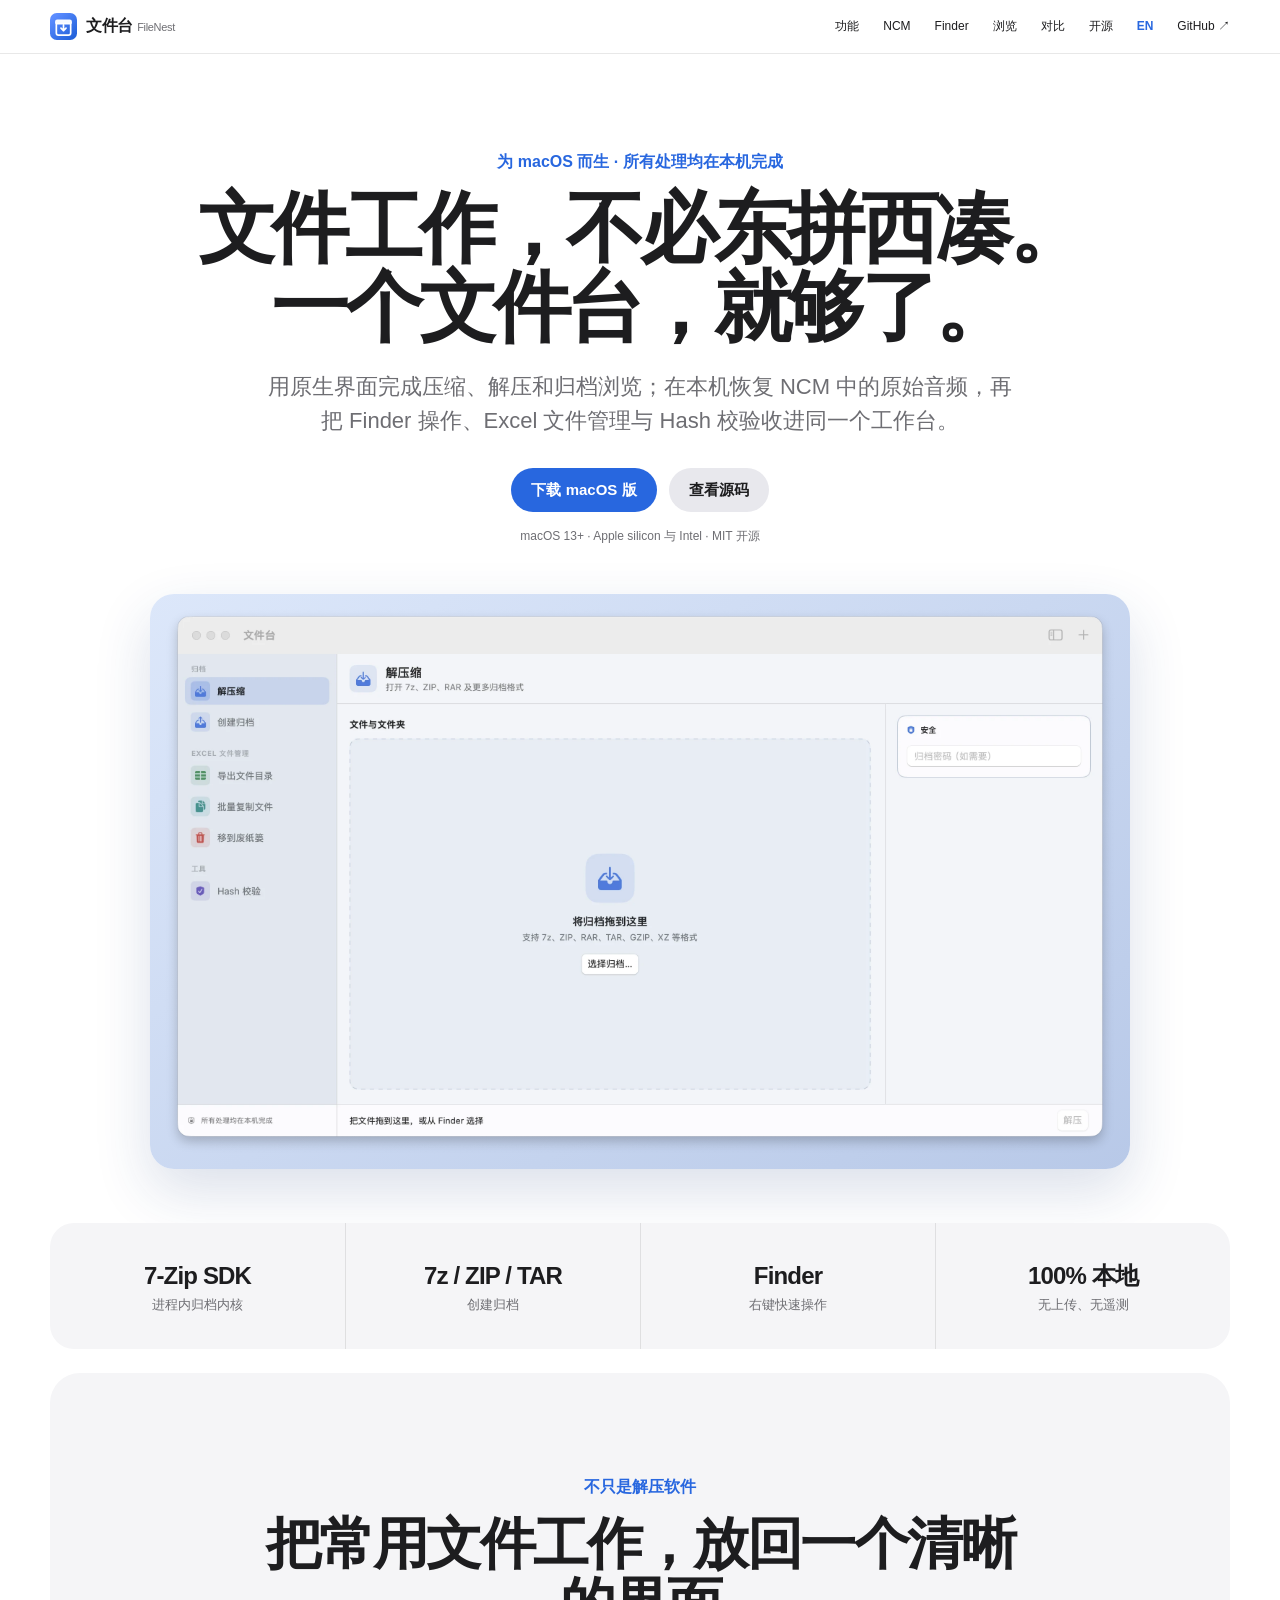
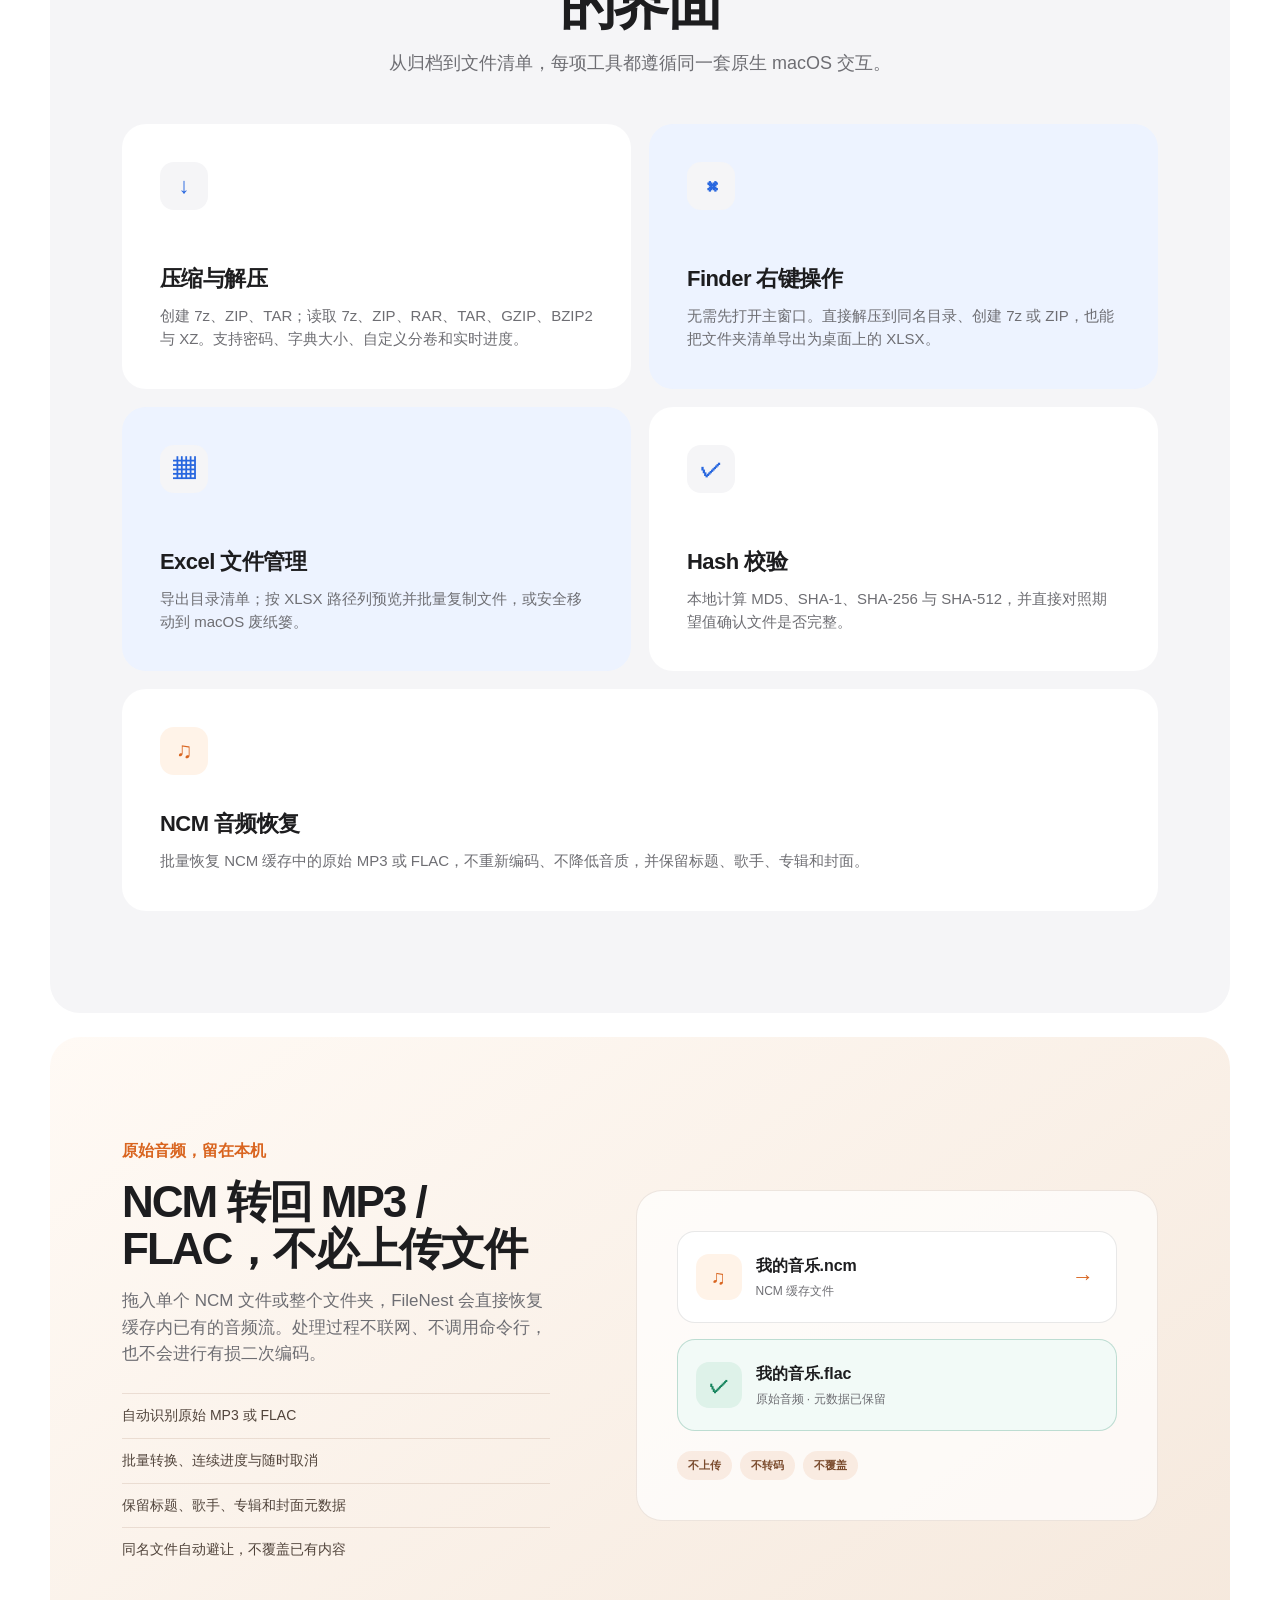
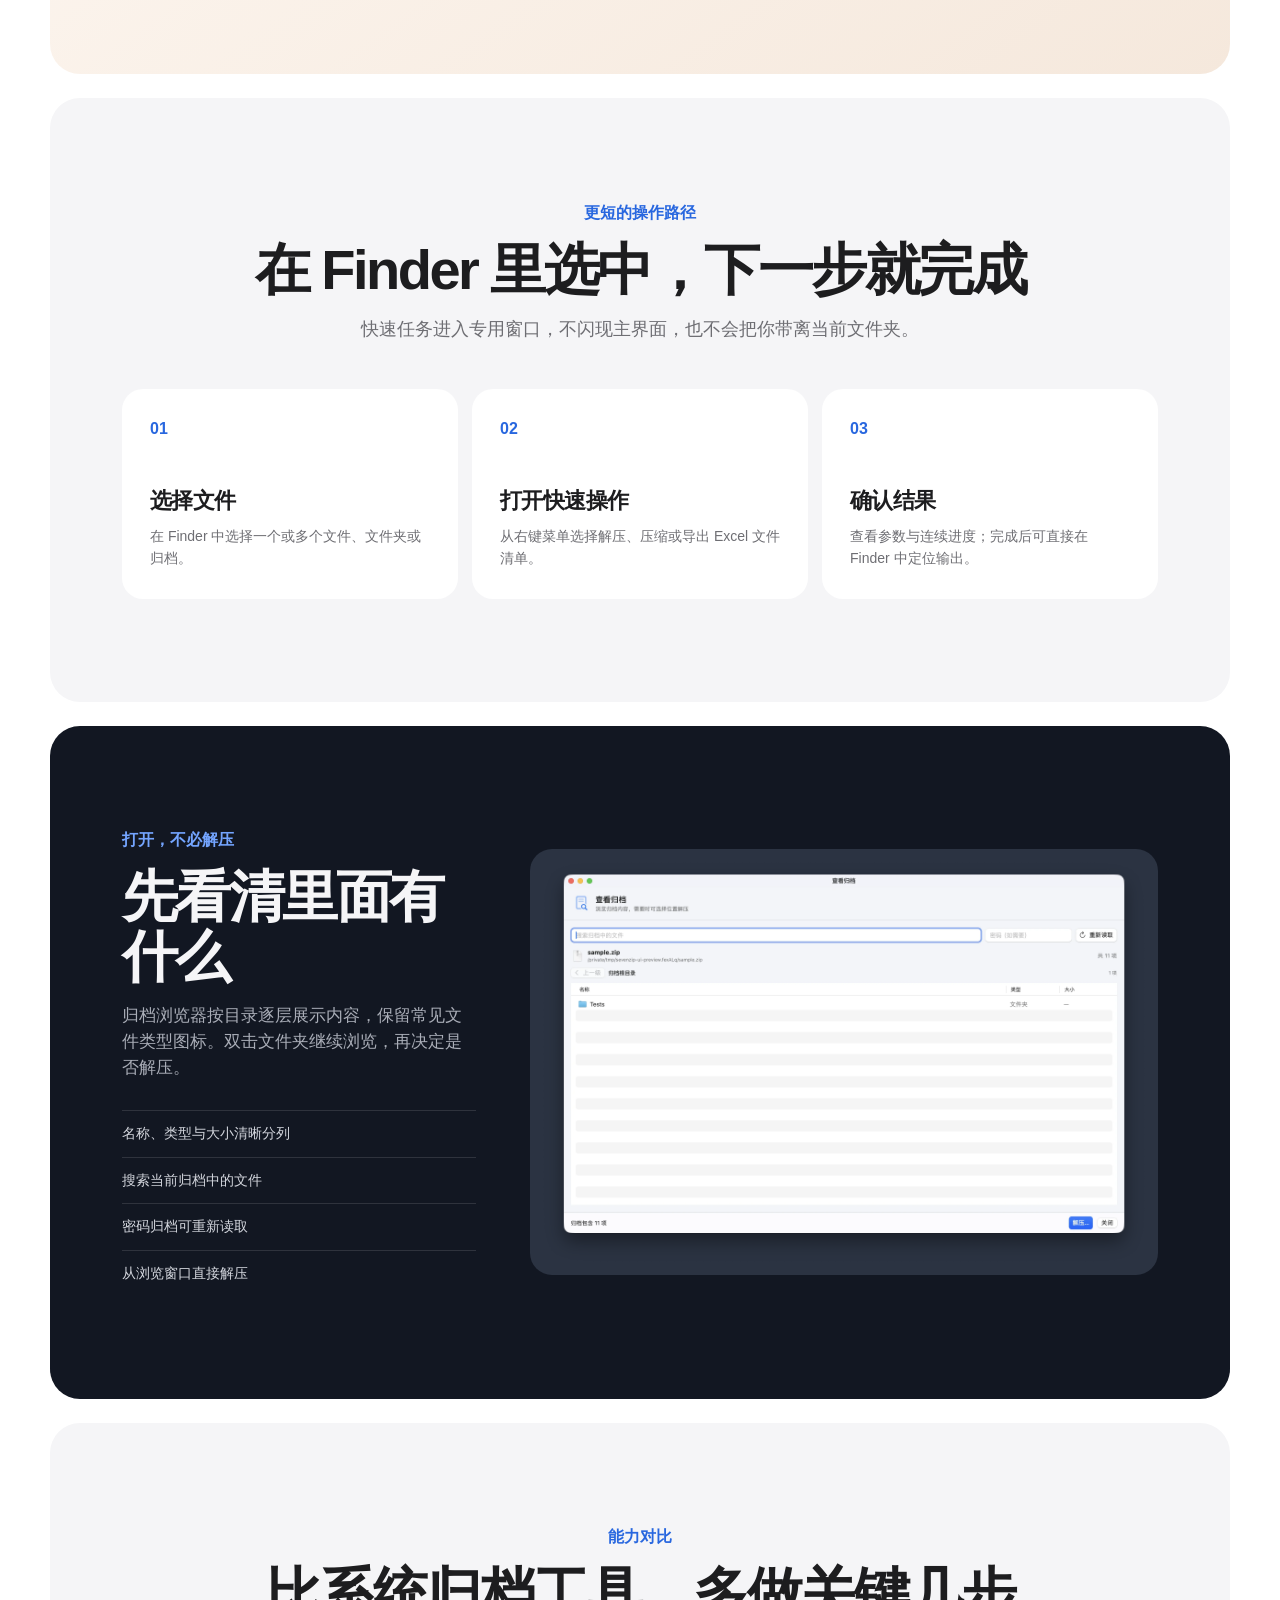
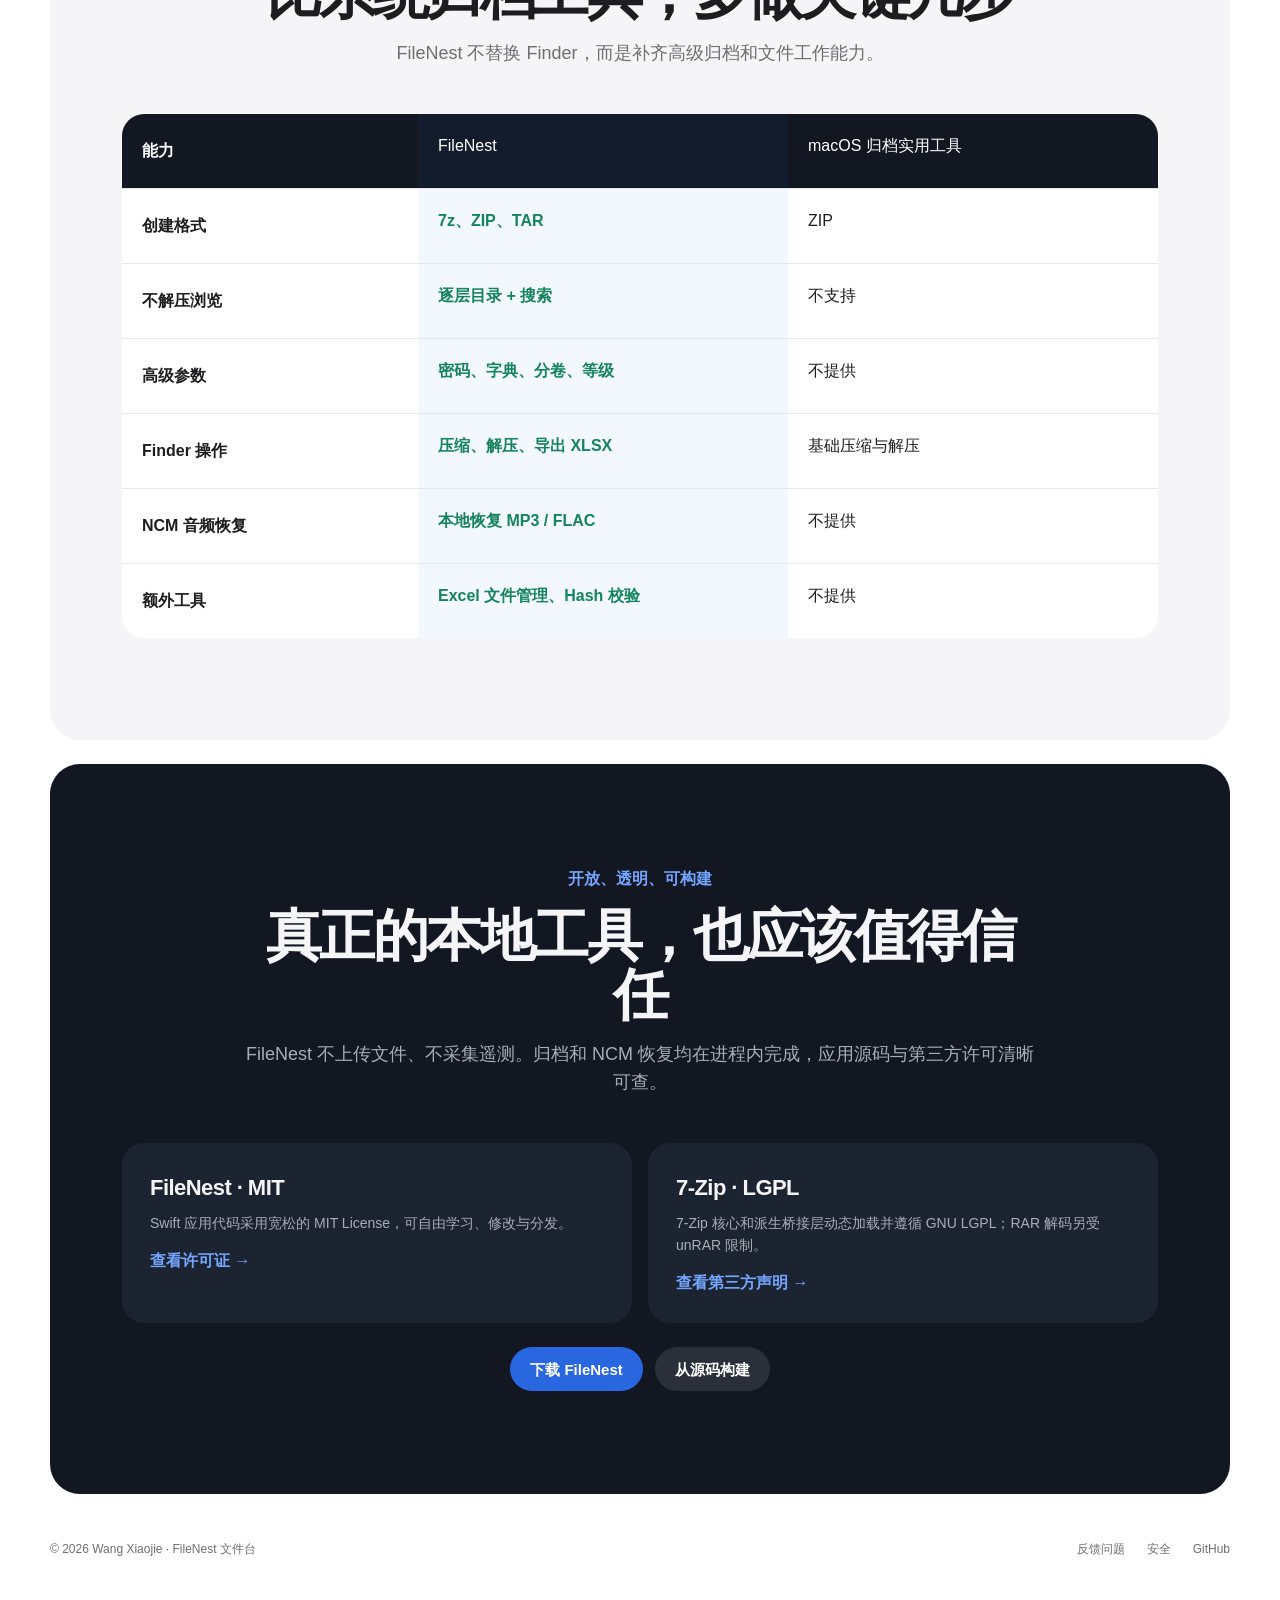
<file: docs/index.html>
<!doctype html>
<html lang="zh-CN">
<head>
  <meta charset="utf-8">
  <meta name="viewport" content="width=device-width, initial-scale=1">
  <meta name="description" content="FileNest 文件台是一款原生 macOS 文件工具，支持压缩解压、归档浏览、NCM 本地恢复 MP3/FLAC、Finder 右键菜单、Excel 文件管理和 Hash 校验。">
  <meta name="keywords" content="macOS解压软件,7z解压,ZIP压缩,NCM转MP3,NCM转FLAC,归档浏览,Finder右键菜单,文件目录导出,Hash校验,FileNest,文件台">
  <meta name="robots" content="index, follow, max-image-preview:large">
  <meta name="theme-color" content="#ffffff">
  <meta property="og:title" content="FileNest 文件台 · 原生 macOS 文件工作台">
  <meta property="og:description" content="压缩、解压、只读浏览、NCM 本地无损恢复、Finder 快速操作、Excel 文件管理和 Hash 校验，一个原生 App 完成。">
  <meta property="og:type" content="website">
  <meta property="og:url" content="https://985860612.github.io/FileNest/">
  <meta property="og:image" content="https://985860612.github.io/FileNest/app-overview.webp">
  <meta property="og:locale" content="zh_CN">
  <meta property="og:locale:alternate" content="en_US">
  <meta name="twitter:card" content="summary_large_image">
  <meta name="twitter:image" content="https://985860612.github.io/FileNest/app-overview.webp">
  <title>FileNest 文件台｜原生 macOS 压缩解压与文件工具</title>
  <link rel="canonical" href="https://985860612.github.io/FileNest/">
  <link rel="alternate" hreflang="zh-CN" href="https://985860612.github.io/FileNest/">
  <link rel="alternate" hreflang="en" href="https://985860612.github.io/FileNest/en/">
  <link rel="alternate" hreflang="x-default" href="https://985860612.github.io/FileNest/">
  <link rel="icon" href="filenest-mark.svg" type="image/svg+xml">
  <link rel="stylesheet" href="styles.css">
  <script type="application/ld+json">
  {"@context":"https://schema.org","@type":"SoftwareApplication","name":"FileNest 文件台","alternateName":"FileNest","url":"https://985860612.github.io/FileNest/","sameAs":"https://github.com/985860612/FileNest","downloadUrl":"https://github.com/985860612/FileNest/releases/latest","softwareVersion":"0.1.0","applicationCategory":"UtilitiesApplication","operatingSystem":"macOS 13 or later","isAccessibleForFree":true,"license":"https://github.com/985860612/FileNest/blob/main/LICENSE","image":"https://985860612.github.io/FileNest/app-overview.webp","author":{"@type":"Person","name":"Wang Xiaojie"}}
  </script>
</head>
<body id="top">
  <a class="skip-link" href="#main">跳到主要内容</a>
  <header class="site-header">
    <a class="brand" href="#top" aria-label="FileNest 首页"><img src="filenest-mark.svg" alt=""><span>文件台 <small>FileNest</small></span></a>
    <nav aria-label="主导航">
      <a href="#features">功能</a><a href="#ncm">NCM</a><a href="#finder">Finder</a><a href="#browse">浏览</a><a href="#compare">对比</a><a href="#open-source">开源</a>
      <a class="language-link" href="en/" lang="en" hreflang="en">EN</a>
      <a class="source-link" href="https://github.com/985860612/FileNest"><span>GitHub</span> ↗</a>
    </nav>
  </header>
  <main id="main">
    <section class="hero">
      <p class="eyebrow">为 macOS 而生 · 所有处理均在本机完成</p>
      <h1><span>文件工作，不必东拼西凑。</span><span>一个文件台，就够了。</span></h1>
      <p class="lead">用原生界面完成压缩、解压和归档浏览；在本机恢复 NCM 中的原始音频，再把 Finder 操作、Excel 文件管理与 Hash 校验收进同一个工作台。</p>
      <div class="actions"><a class="button primary" href="https://github.com/985860612/FileNest/releases/latest">下载 macOS 版</a><a class="button" href="https://github.com/985860612/FileNest">查看源码</a></div>
      <p class="meta">macOS 13+ · Apple silicon 与 Intel · MIT 开源</p>
      <figure class="hero-shot"><img src="app-overview.webp" width="2652" height="1532" alt="FileNest 文件台主界面，包含压缩解压、Excel 文件管理和 Hash 校验" fetchpriority="high"></figure>
    </section>
    <section class="stats" aria-label="能力概览"><div><strong>7-Zip SDK</strong><span>进程内归档内核</span></div><div><strong>7z / ZIP / TAR</strong><span>创建归档</span></div><div><strong>Finder</strong><span>右键快速操作</span></div><div><strong>100% 本地</strong><span>无上传、无遥测</span></div></section>

    <section id="features" class="content-section">
      <div class="section-heading"><p class="eyebrow">不只是解压软件</p><h2>把常用文件工作，放回一个清晰的界面</h2><p>从归档到文件清单，每项工具都遵循同一套原生 macOS 交互。</p></div>
      <div class="feature-grid">
        <article><span class="feature-icon">↓</span><h3>压缩与解压</h3><p>创建 7z、ZIP、TAR；读取 7z、ZIP、RAR、TAR、GZIP、BZIP2 与 XZ。支持密码、字典大小、自定义分卷和实时进度。</p></article>
        <article><span class="feature-icon">⌘</span><h3>Finder 右键操作</h3><p>无需先打开主窗口。直接解压到同名目录、创建 7z 或 ZIP，也能把文件夹清单导出为桌面上的 XLSX。</p></article>
        <article><span class="feature-icon">▦</span><h3>Excel 文件管理</h3><p>导出目录清单；按 XLSX 路径列预览并批量复制文件，或安全移动到 macOS 废纸篓。</p></article>
        <article><span class="feature-icon">✓</span><h3>Hash 校验</h3><p>本地计算 MD5、SHA-1、SHA-256 与 SHA-512，并直接对照期望值确认文件是否完整。</p></article>
        <article><span class="feature-icon warm">♫</span><h3>NCM 音频恢复</h3><p>批量恢复 NCM 缓存中的原始 MP3 或 FLAC，不重新编码、不降低音质，并保留标题、歌手、专辑和封面。</p></article>
      </div>
    </section>

    <section id="ncm" class="content-section ncm-section">
      <div class="ncm-copy"><p class="eyebrow">原始音频，留在本机</p><h2>NCM 转回 MP3 / FLAC，不必上传文件</h2><p>拖入单个 NCM 文件或整个文件夹，FileNest 会直接恢复缓存内已有的音频流。处理过程不联网、不调用命令行，也不会进行有损二次编码。</p><ul><li>自动识别原始 MP3 或 FLAC</li><li>批量转换、连续进度与随时取消</li><li>保留标题、歌手、专辑和封面元数据</li><li>同名文件自动避让，不覆盖已有内容</li></ul></div>
      <div class="ncm-demo" aria-label="NCM 文件在本机恢复为 FLAC 的示意图">
        <div class="ncm-file"><span class="audio-mark">♫</span><div><strong>我的音乐.ncm</strong><small>NCM 缓存文件</small></div><span class="flow-arrow">→</span></div>
        <div class="ncm-file output"><span class="audio-mark">✓</span><div><strong>我的音乐.flac</strong><small>原始音频 · 元数据已保留</small></div></div>
        <div class="ncm-badges"><span>不上传</span><span>不转码</span><span>不覆盖</span></div>
      </div>
    </section>

    <section id="finder" class="content-section">
      <div class="section-heading"><p class="eyebrow">更短的操作路径</p><h2>在 Finder 里选中，下一步就完成</h2><p>快速任务进入专用窗口，不闪现主界面，也不会把你带离当前文件夹。</p></div>
      <ol class="workflow"><li><h3>选择文件</h3><p>在 Finder 中选择一个或多个文件、文件夹或归档。</p></li><li><h3>打开快速操作</h3><p>从右键菜单选择解压、压缩或导出 Excel 文件清单。</p></li><li><h3>确认结果</h3><p>查看参数与连续进度；完成后可直接在 Finder 中定位输出。</p></li></ol>
    </section>

    <section id="browse" class="content-section browser-section">
      <div><p class="eyebrow">打开，不必解压</p><h2>先看清里面有什么</h2><p>归档浏览器按目录逐层展示内容，保留常见文件类型图标。双击文件夹继续浏览，再决定是否解压。</p><ul><li>名称、类型与大小清晰分列</li><li>搜索当前归档中的文件</li><li>密码归档可重新读取</li><li>从浏览窗口直接解压</li></ul></div>
      <figure class="browser-shot"><img src="archive-browser.webp" width="2664" height="1784" alt="FileNest 查看归档窗口，逐层显示归档中的文件夹和文件" loading="lazy"></figure>
    </section>

    <section id="compare" class="content-section">
      <div class="section-heading"><p class="eyebrow">能力对比</p><h2>比系统归档工具，多做关键几步</h2><p>FileNest 不替换 Finder，而是补齐高级归档和文件工作能力。</p></div>
      <div class="comparison">
        <div><strong>能力</strong><span>FileNest</span><span>macOS 归档实用工具</span></div>
        <div><strong>创建格式</strong><span class="yes">7z、ZIP、TAR</span><span>ZIP</span></div>
        <div><strong>不解压浏览</strong><span class="yes">逐层目录 + 搜索</span><span>不支持</span></div>
        <div><strong>高级参数</strong><span class="yes">密码、字典、分卷、等级</span><span>不提供</span></div>
        <div><strong>Finder 操作</strong><span class="yes">压缩、解压、导出 XLSX</span><span>基础压缩与解压</span></div>
        <div><strong>NCM 音频恢复</strong><span class="yes">本地恢复 MP3 / FLAC</span><span>不提供</span></div>
        <div><strong>额外工具</strong><span class="yes">Excel 文件管理、Hash 校验</span><span>不提供</span></div>
      </div>
    </section>

    <section id="open-source" class="content-section open-source">
      <div class="section-heading"><p class="eyebrow">开放、透明、可构建</p><h2>真正的本地工具，也应该值得信任</h2><p>FileNest 不上传文件、不采集遥测。归档和 NCM 恢复均在进程内完成，应用源码与第三方许可清晰可查。</p></div>
      <div class="license-grid"><article><h3>FileNest · MIT</h3><p>Swift 应用代码采用宽松的 MIT License，可自由学习、修改与分发。</p><a href="https://github.com/985860612/FileNest/blob/main/LICENSE">查看许可证 →</a></article><article><h3>7-Zip · LGPL</h3><p>7-Zip 核心和派生桥接层动态加载并遵循 GNU LGPL；RAR 解码另受 unRAR 限制。</p><a href="https://github.com/985860612/FileNest/blob/main/THIRD_PARTY_NOTICES.md">查看第三方声明 →</a></article></div>
      <div class="actions"><a class="button primary" href="https://github.com/985860612/FileNest/releases/latest">下载 FileNest</a><a class="button" href="https://github.com/985860612/FileNest#构建">从源码构建</a></div>
    </section>
  </main>
  <footer><span>© 2026 Wang Xiaojie · FileNest 文件台</span><div><a href="https://github.com/985860612/FileNest/issues">反馈问题</a><a href="https://github.com/985860612/FileNest/blob/main/SECURITY.md">安全</a><a href="https://github.com/985860612/FileNest">GitHub</a></div></footer>
</body>
</html>
</file>
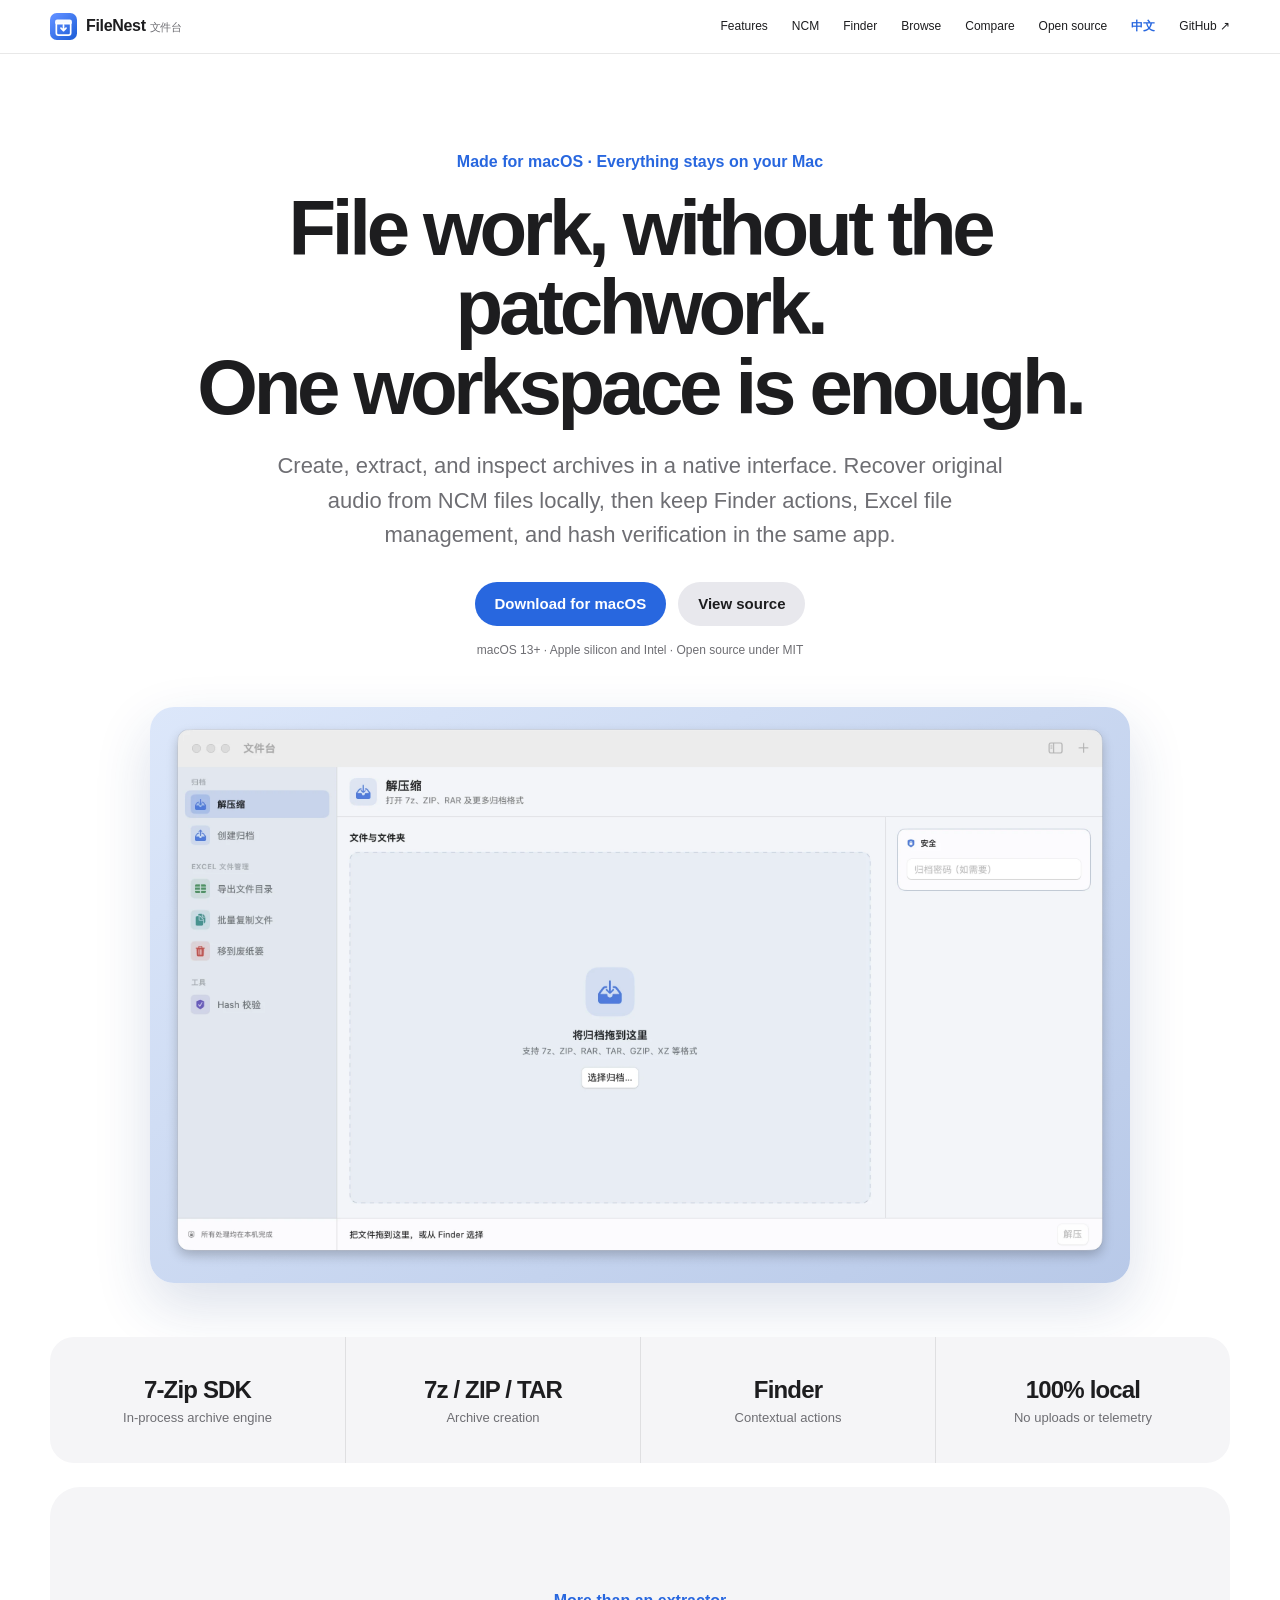
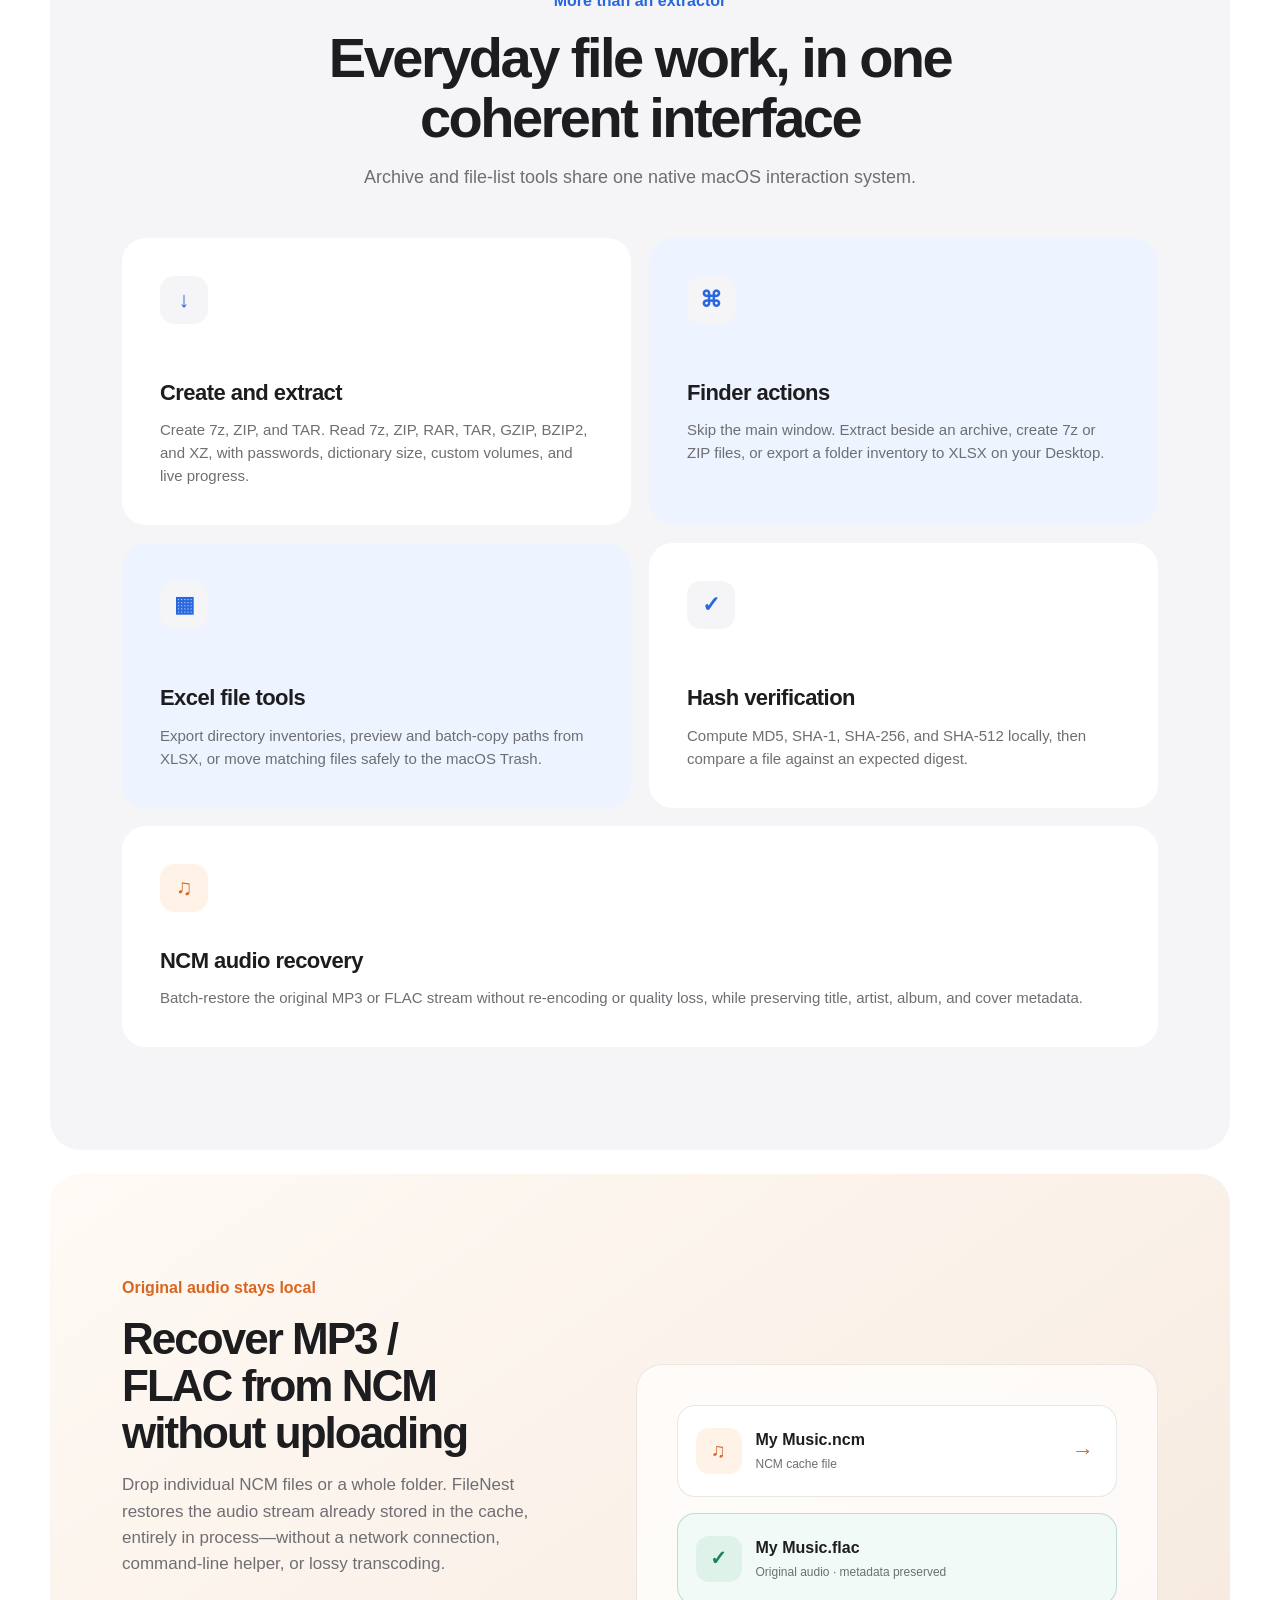
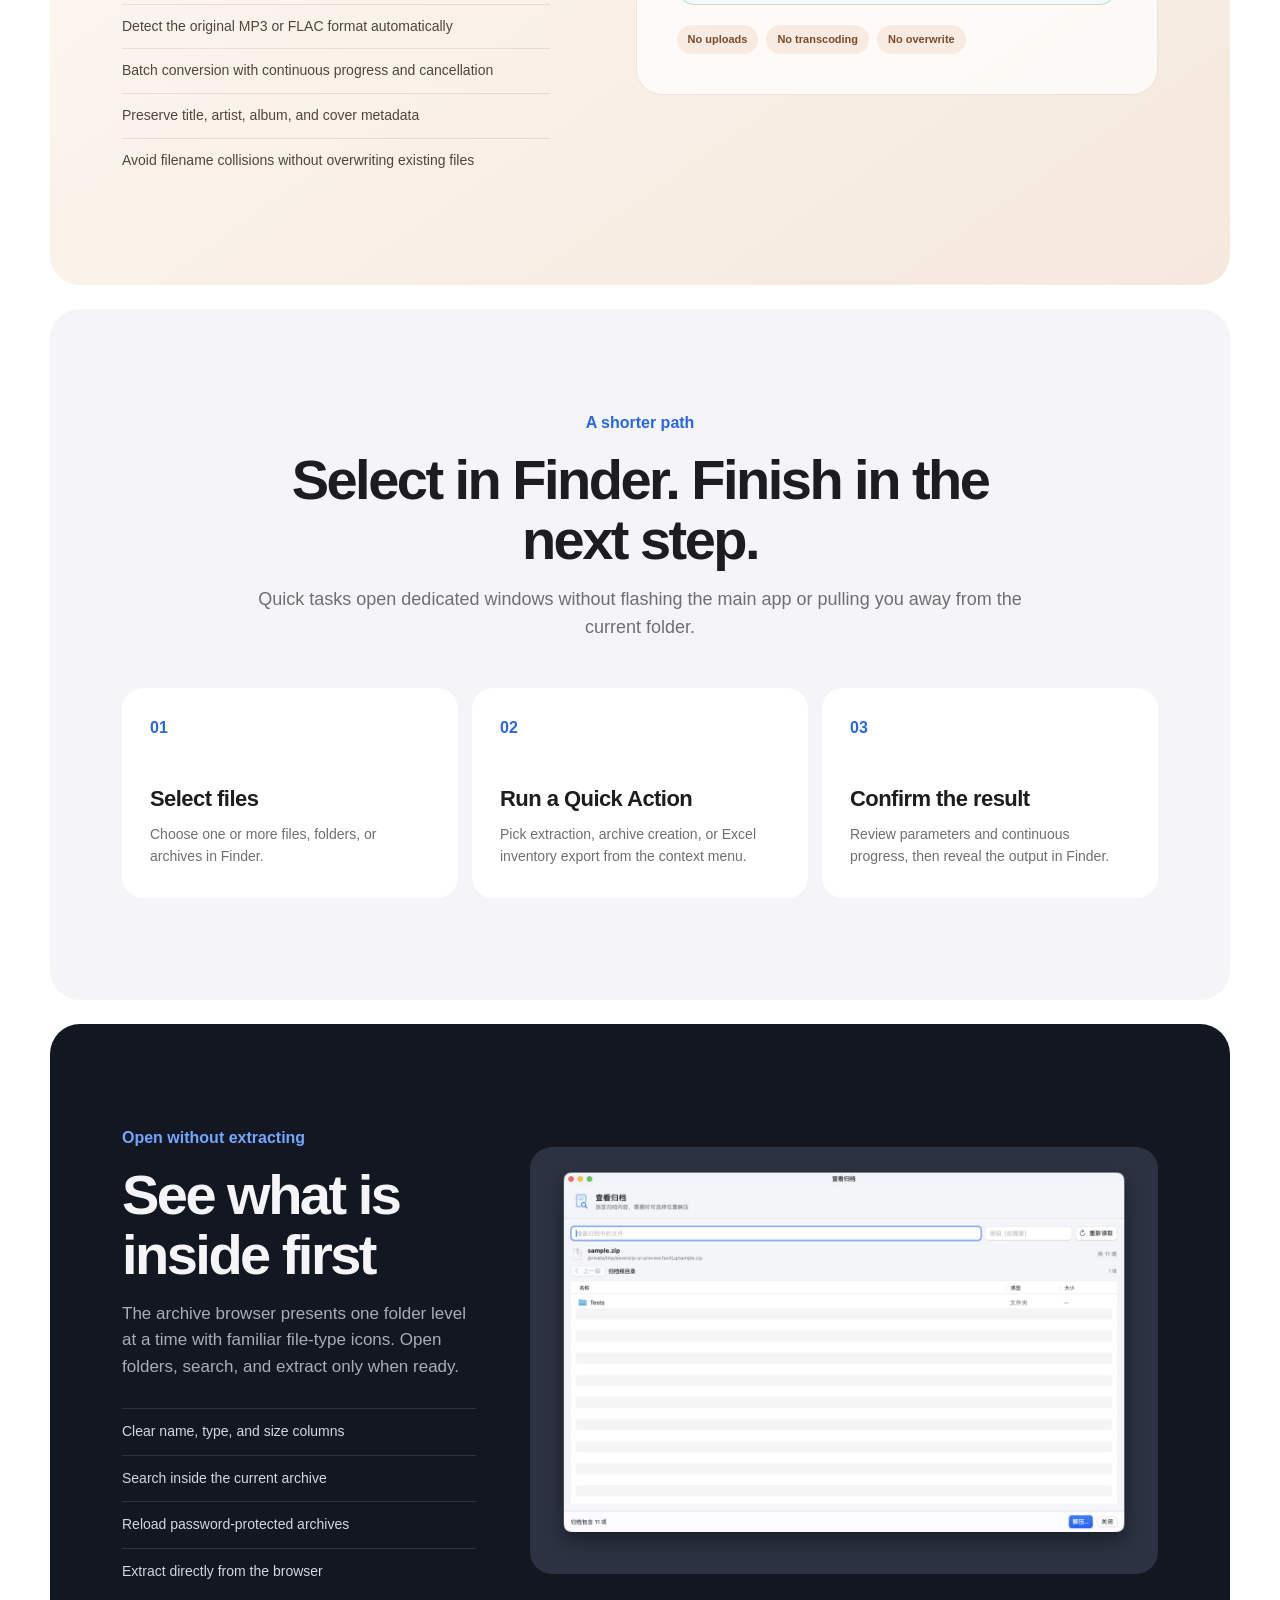
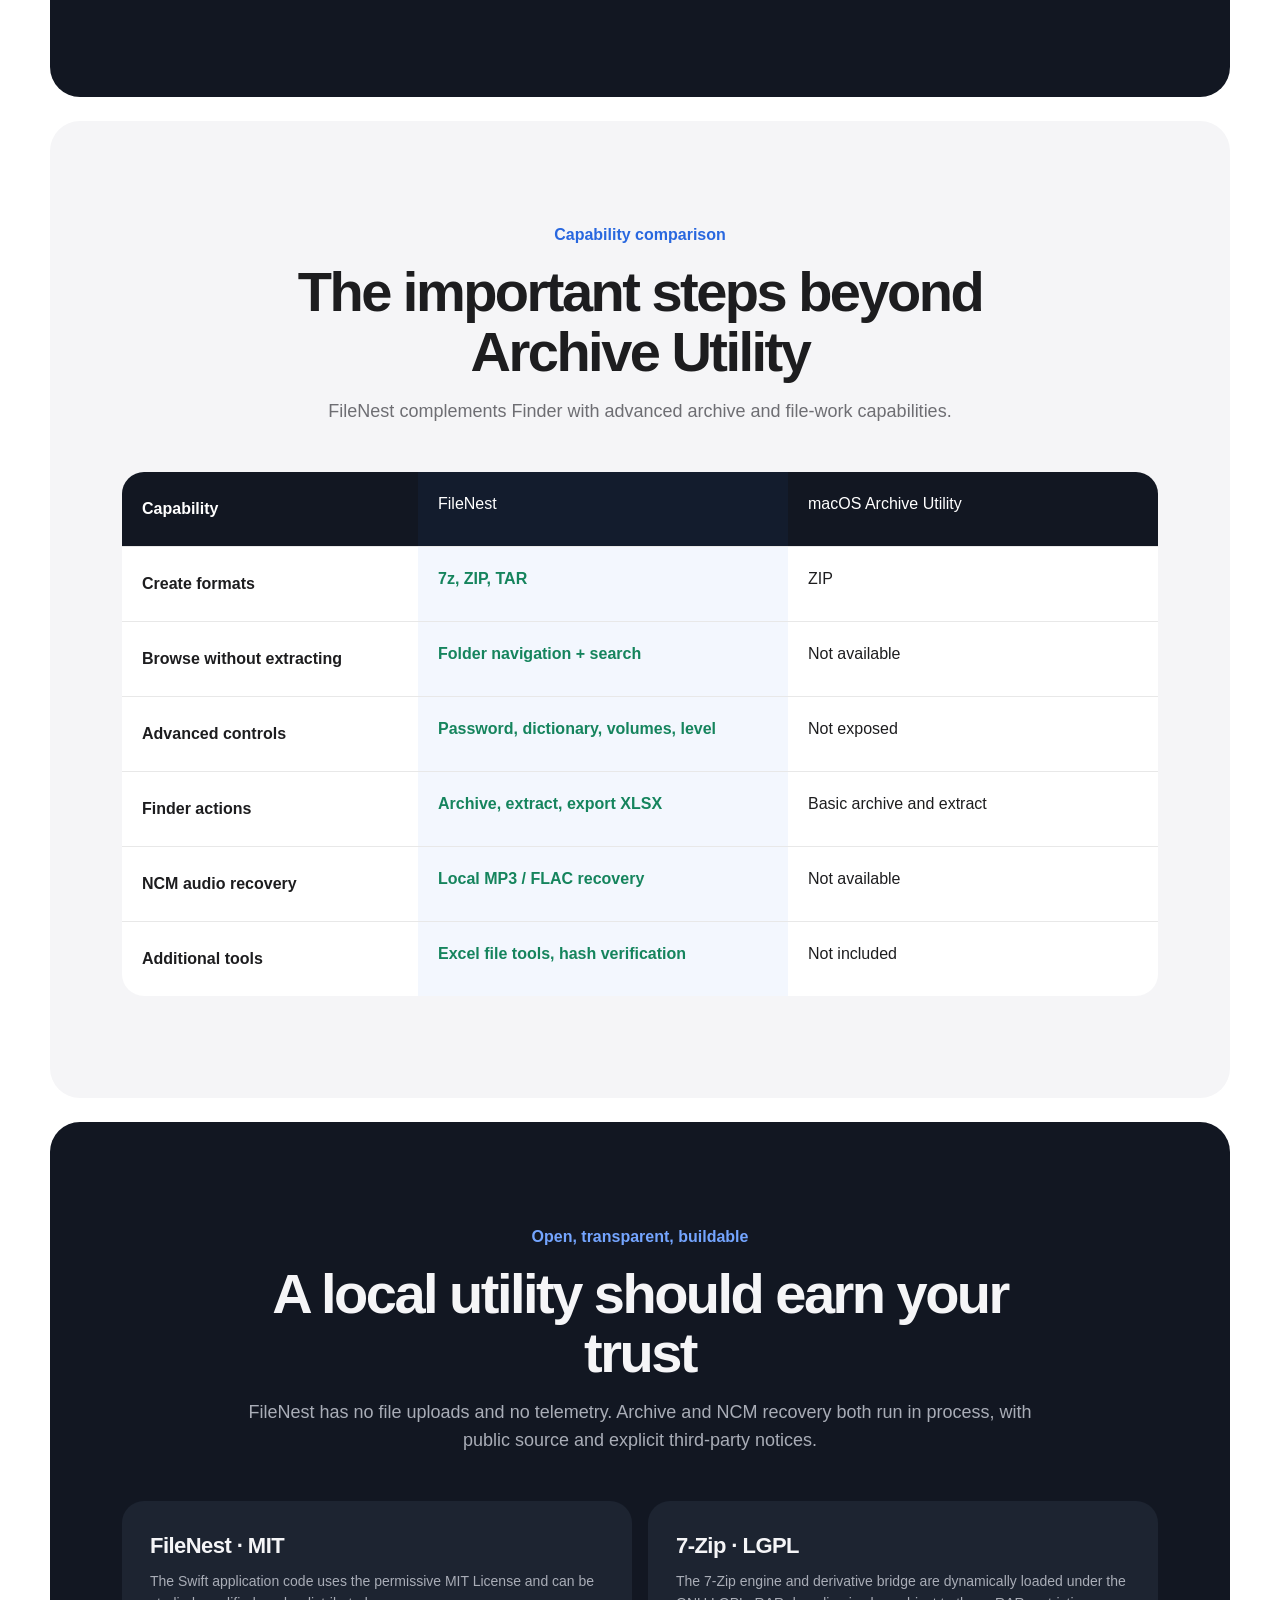
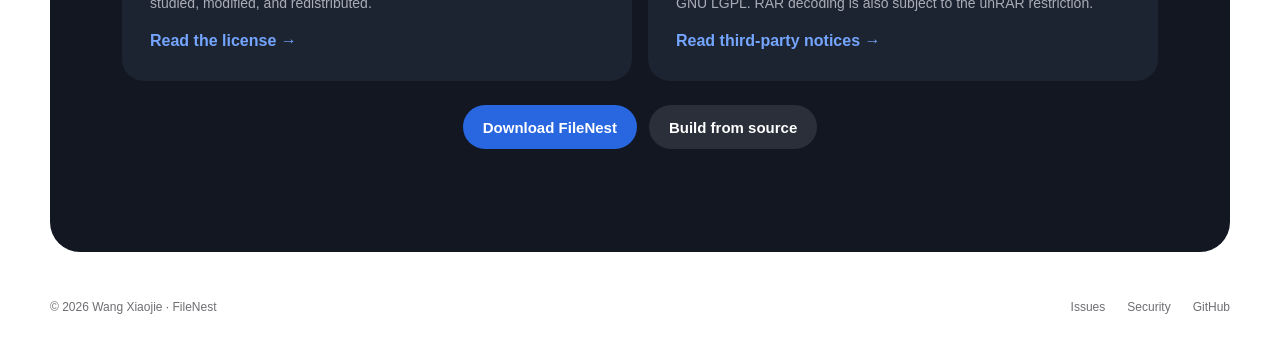
<file: docs/en/index.html>
<!doctype html>
<html lang="en" class="lang-en">
<head>
  <meta charset="utf-8">
  <meta name="viewport" content="width=device-width, initial-scale=1">
  <meta name="description" content="FileNest is a native macOS file workspace for archives, local NCM-to-MP3/FLAC recovery, Finder actions, Excel file tools, and hash verification.">
  <meta name="keywords" content="macOS archive utility,7z extractor,ZIP compression,NCM to MP3,NCM to FLAC,archive browser,Finder Quick Actions,hash checker,FileNest">
  <meta name="robots" content="index, follow, max-image-preview:large">
  <meta name="theme-color" content="#ffffff">
  <meta property="og:title" content="FileNest · A native file workspace for macOS">
  <meta property="og:description" content="Create, extract, and browse archives. Recover NCM audio locally, run Finder actions, manage files from Excel, and verify hashes in one native app.">
  <meta property="og:type" content="website">
  <meta property="og:url" content="https://985860612.github.io/FileNest/en/">
  <meta property="og:image" content="https://985860612.github.io/FileNest/app-overview.webp">
  <meta property="og:locale" content="en_US">
  <meta property="og:locale:alternate" content="zh_CN">
  <meta name="twitter:card" content="summary_large_image">
  <meta name="twitter:image" content="https://985860612.github.io/FileNest/app-overview.webp">
  <title>FileNest | Native archive and file tools for macOS</title>
  <link rel="canonical" href="https://985860612.github.io/FileNest/en/">
  <link rel="alternate" hreflang="zh-CN" href="https://985860612.github.io/FileNest/">
  <link rel="alternate" hreflang="en" href="https://985860612.github.io/FileNest/en/">
  <link rel="alternate" hreflang="x-default" href="https://985860612.github.io/FileNest/">
  <link rel="icon" href="../filenest-mark.svg" type="image/svg+xml">
  <link rel="stylesheet" href="../styles.css">
  <script type="application/ld+json">
  {"@context":"https://schema.org","@type":"SoftwareApplication","name":"FileNest","url":"https://985860612.github.io/FileNest/en/","sameAs":"https://github.com/985860612/FileNest","downloadUrl":"https://github.com/985860612/FileNest/releases/latest","softwareVersion":"0.1.0","applicationCategory":"UtilitiesApplication","operatingSystem":"macOS 13 or later","isAccessibleForFree":true,"license":"https://github.com/985860612/FileNest/blob/main/LICENSE","image":"https://985860612.github.io/FileNest/app-overview.webp","author":{"@type":"Person","name":"Wang Xiaojie"}}
  </script>
</head>
<body id="top">
  <a class="skip-link" href="#main">Skip to content</a>
  <header class="site-header">
    <a class="brand" href="#top" aria-label="FileNest home"><img src="../filenest-mark.svg" alt=""><span>FileNest <small>文件台</small></span></a>
    <nav aria-label="Main navigation">
      <a href="#features">Features</a><a href="#ncm">NCM</a><a href="#finder">Finder</a><a href="#browse">Browse</a><a href="#compare">Compare</a><a href="#open-source">Open source</a>
      <a class="language-link" href="../" lang="zh-CN" hreflang="zh-CN">中文</a>
      <a class="source-link" href="https://github.com/985860612/FileNest"><span>GitHub</span> ↗</a>
    </nav>
  </header>
  <main id="main">
    <section class="hero">
      <p class="eyebrow">Made for macOS · Everything stays on your Mac</p>
      <h1><span>File work, without the patchwork.</span><span>One workspace is enough.</span></h1>
      <p class="lead">Create, extract, and inspect archives in a native interface. Recover original audio from NCM files locally, then keep Finder actions, Excel file management, and hash verification in the same app.</p>
      <div class="actions"><a class="button primary" href="https://github.com/985860612/FileNest/releases/latest">Download for macOS</a><a class="button" href="https://github.com/985860612/FileNest">View source</a></div>
      <p class="meta">macOS 13+ · Apple silicon and Intel · Open source under MIT</p>
      <figure class="hero-shot"><img src="../app-overview.webp" width="2652" height="1532" alt="FileNest main window with archive, Excel file management, and hash verification tools" fetchpriority="high"></figure>
    </section>
    <section class="stats" aria-label="Capability overview"><div><strong>7-Zip SDK</strong><span>In-process archive engine</span></div><div><strong>7z / ZIP / TAR</strong><span>Archive creation</span></div><div><strong>Finder</strong><span>Contextual actions</span></div><div><strong>100% local</strong><span>No uploads or telemetry</span></div></section>

    <section id="features" class="content-section">
      <div class="section-heading"><p class="eyebrow">More than an extractor</p><h2>Everyday file work, in one coherent interface</h2><p>Archive and file-list tools share one native macOS interaction system.</p></div>
      <div class="feature-grid">
        <article><span class="feature-icon">↓</span><h3>Create and extract</h3><p>Create 7z, ZIP, and TAR. Read 7z, ZIP, RAR, TAR, GZIP, BZIP2, and XZ, with passwords, dictionary size, custom volumes, and live progress.</p></article>
        <article><span class="feature-icon">⌘</span><h3>Finder actions</h3><p>Skip the main window. Extract beside an archive, create 7z or ZIP files, or export a folder inventory to XLSX on your Desktop.</p></article>
        <article><span class="feature-icon">▦</span><h3>Excel file tools</h3><p>Export directory inventories, preview and batch-copy paths from XLSX, or move matching files safely to the macOS Trash.</p></article>
        <article><span class="feature-icon">✓</span><h3>Hash verification</h3><p>Compute MD5, SHA-1, SHA-256, and SHA-512 locally, then compare a file against an expected digest.</p></article>
        <article><span class="feature-icon warm">♫</span><h3>NCM audio recovery</h3><p>Batch-restore the original MP3 or FLAC stream without re-encoding or quality loss, while preserving title, artist, album, and cover metadata.</p></article>
      </div>
    </section>

    <section id="ncm" class="content-section ncm-section">
      <div class="ncm-copy"><p class="eyebrow">Original audio stays local</p><h2>Recover MP3 / FLAC from NCM without uploading</h2><p>Drop individual NCM files or a whole folder. FileNest restores the audio stream already stored in the cache, entirely in process—without a network connection, command-line helper, or lossy transcoding.</p><ul><li>Detect the original MP3 or FLAC format automatically</li><li>Batch conversion with continuous progress and cancellation</li><li>Preserve title, artist, album, and cover metadata</li><li>Avoid filename collisions without overwriting existing files</li></ul></div>
      <div class="ncm-demo" aria-label="Diagram showing an NCM file restored to FLAC locally">
        <div class="ncm-file"><span class="audio-mark">♫</span><div><strong>My Music.ncm</strong><small>NCM cache file</small></div><span class="flow-arrow">→</span></div>
        <div class="ncm-file output"><span class="audio-mark">✓</span><div><strong>My Music.flac</strong><small>Original audio · metadata preserved</small></div></div>
        <div class="ncm-badges"><span>No uploads</span><span>No transcoding</span><span>No overwrite</span></div>
      </div>
    </section>

    <section id="finder" class="content-section">
      <div class="section-heading"><p class="eyebrow">A shorter path</p><h2>Select in Finder. Finish in the next step.</h2><p>Quick tasks open dedicated windows without flashing the main app or pulling you away from the current folder.</p></div>
      <ol class="workflow"><li><h3>Select files</h3><p>Choose one or more files, folders, or archives in Finder.</p></li><li><h3>Run a Quick Action</h3><p>Pick extraction, archive creation, or Excel inventory export from the context menu.</p></li><li><h3>Confirm the result</h3><p>Review parameters and continuous progress, then reveal the output in Finder.</p></li></ol>
    </section>

    <section id="browse" class="content-section browser-section">
      <div><p class="eyebrow">Open without extracting</p><h2>See what is inside first</h2><p>The archive browser presents one folder level at a time with familiar file-type icons. Open folders, search, and extract only when ready.</p><ul><li>Clear name, type, and size columns</li><li>Search inside the current archive</li><li>Reload password-protected archives</li><li>Extract directly from the browser</li></ul></div>
      <figure class="browser-shot"><img src="../archive-browser.webp" width="2664" height="1784" alt="FileNest archive browser showing files and folders one level at a time" loading="lazy"></figure>
    </section>

    <section id="compare" class="content-section">
      <div class="section-heading"><p class="eyebrow">Capability comparison</p><h2>The important steps beyond Archive Utility</h2><p>FileNest complements Finder with advanced archive and file-work capabilities.</p></div>
      <div class="comparison">
        <div><strong>Capability</strong><span>FileNest</span><span>macOS Archive Utility</span></div>
        <div><strong>Create formats</strong><span class="yes">7z, ZIP, TAR</span><span>ZIP</span></div>
        <div><strong>Browse without extracting</strong><span class="yes">Folder navigation + search</span><span>Not available</span></div>
        <div><strong>Advanced controls</strong><span class="yes">Password, dictionary, volumes, level</span><span>Not exposed</span></div>
        <div><strong>Finder actions</strong><span class="yes">Archive, extract, export XLSX</span><span>Basic archive and extract</span></div>
        <div><strong>NCM audio recovery</strong><span class="yes">Local MP3 / FLAC recovery</span><span>Not available</span></div>
        <div><strong>Additional tools</strong><span class="yes">Excel file tools, hash verification</span><span>Not included</span></div>
      </div>
    </section>

    <section id="open-source" class="content-section open-source">
      <div class="section-heading"><p class="eyebrow">Open, transparent, buildable</p><h2>A local utility should earn your trust</h2><p>FileNest has no file uploads and no telemetry. Archive and NCM recovery both run in process, with public source and explicit third-party notices.</p></div>
      <div class="license-grid"><article><h3>FileNest · MIT</h3><p>The Swift application code uses the permissive MIT License and can be studied, modified, and redistributed.</p><a href="https://github.com/985860612/FileNest/blob/main/LICENSE">Read the license →</a></article><article><h3>7-Zip · LGPL</h3><p>The 7-Zip engine and derivative bridge are dynamically loaded under the GNU LGPL. RAR decoding is also subject to the unRAR restriction.</p><a href="https://github.com/985860612/FileNest/blob/main/THIRD_PARTY_NOTICES.md">Read third-party notices →</a></article></div>
      <div class="actions"><a class="button primary" href="https://github.com/985860612/FileNest/releases/latest">Download FileNest</a><a class="button" href="https://github.com/985860612/FileNest#build">Build from source</a></div>
    </section>
  </main>
  <footer><span>© 2026 Wang Xiaojie · FileNest</span><div><a href="https://github.com/985860612/FileNest/issues">Issues</a><a href="https://github.com/985860612/FileNest/blob/main/SECURITY.md">Security</a><a href="https://github.com/985860612/FileNest">GitHub</a></div></footer>
</body>
</html>
</file>
<file: docs/styles.css>
:root {
  color-scheme: light;
  --ink: #1d1d1f;
  --muted: #6e6e73;
  --line: rgba(29, 29, 31, .1);
  --surface: #f5f5f7;
  --surface-blue: #edf3ff;
  --surface-warm: #fff3e8;
  --blue: #2867df;
  --blue-hover: #1957c7;
  --green: #15845d;
  --orange: #d96520;
  --dark: #121722;
  --page: 1180px;
  --radius: 30px;
  font-family: -apple-system, BlinkMacSystemFont, "SF Pro Text", "SF Pro Display", "PingFang SC", "Helvetica Neue", Arial, sans-serif;
}

* { box-sizing: border-box; }
html { scroll-behavior: smooth; }
body { margin: 0; color: var(--ink); background: #fff; font-size: 16px; line-height: 1.55; -webkit-font-smoothing: antialiased; }
a { color: inherit; text-decoration: none; }
img { display: block; max-width: 100%; height: auto; }
[id] { scroll-margin-top: 70px; }
:focus-visible { outline: 3px solid rgba(40, 103, 223, .45); outline-offset: 3px; }
.skip-link { position: fixed; top: 8px; left: 8px; z-index: 100; padding: 8px 14px; border-radius: 999px; background: #fff; color: var(--blue); transform: translateY(-160%); }
.skip-link:focus { transform: none; }

.site-header { position: sticky; top: 0; z-index: 20; display: flex; min-height: 54px; padding: 0 max(22px, calc((100vw - var(--page)) / 2)); align-items: center; justify-content: space-between; border-bottom: 1px solid var(--line); background: rgba(255, 255, 255, .82); backdrop-filter: saturate(180%) blur(22px); }
.brand { display: flex; align-items: center; gap: 9px; font-weight: 680; letter-spacing: -.02em; }
.brand img { width: 27px; height: 27px; }
.brand small { color: var(--muted); font-size: 11px; font-weight: 500; }
nav { display: flex; align-items: center; gap: 24px; font-size: 12px; }
nav a { transition: color .18s ease; }
nav a:hover, .language-link { color: var(--blue); }
.language-link { font-weight: 650; }

main, footer { width: min(calc(100% - 44px), var(--page)); margin-inline: auto; }
.hero { padding: 96px 0 54px; text-align: center; }
.eyebrow { margin: 0 0 14px; color: var(--blue); font-size: 16px; font-weight: 650; }
h1, h2, h3, p { margin-top: 0; }
h1 { max-width: 950px; margin: 0 auto 22px; font-size: clamp(48px, 6.2vw, 78px); line-height: 1.02; letter-spacing: -.055em; }
h1 span { display: block; }
h2 { margin-bottom: 16px; font-size: clamp(36px, 4.5vw, 56px); line-height: 1.07; letter-spacing: -.045em; }
h3 { margin-bottom: 8px; font-size: 22px; letter-spacing: -.025em; }
.lead { max-width: 760px; margin: 0 auto 30px; color: var(--muted); font-size: clamp(18px, 2vw, 22px); }
.actions { display: flex; flex-wrap: wrap; justify-content: center; gap: 12px; }
.button { display: inline-flex; min-height: 44px; padding: 0 20px; align-items: center; justify-content: center; border-radius: 999px; background: #e8e8ed; font-size: 15px; font-weight: 600; transition: background .18s ease, transform .18s ease; }
.button:hover { background: #dcdce1; transform: translateY(-1px); }
.button.primary { color: #fff; background: var(--blue); }
.button.primary:hover { background: var(--blue-hover); }
.meta { margin: 15px 0 0; color: var(--muted); font-size: 12px; }

.hero-shot { width: min(100%, 980px); margin: 48px auto 0; padding: clamp(7px, 1vw, 11px); border-radius: 24px; background: linear-gradient(145deg, #dce7fa, #b8c9e8); box-shadow: 0 22px 56px rgba(31, 65, 122, .16); }
.hero-shot img { width: 100%; border-radius: 17px; }
.stats { display: grid; grid-template-columns: repeat(4, 1fr); overflow: hidden; border-radius: 24px; background: var(--surface); }
.stats div { display: flex; min-height: 126px; padding: 24px; flex-direction: column; align-items: center; justify-content: center; text-align: center; }
.stats div + div { border-left: 1px solid var(--line); }
.stats strong { font-size: 24px; letter-spacing: -.035em; }
.stats span { color: var(--muted); font-size: 13px; }

.content-section { margin-top: 24px; padding: clamp(68px, 8vw, 104px) clamp(24px, 6vw, 72px); border-radius: var(--radius); background: var(--surface); }
.section-heading { max-width: 800px; margin: 0 auto 46px; text-align: center; }
.section-heading > p:last-child { margin-bottom: 0; color: var(--muted); font-size: 18px; }
.feature-grid { display: grid; grid-template-columns: repeat(2, 1fr); gap: 18px; }
.feature-grid article { min-height: 260px; padding: 38px; border-radius: 24px; background: #fff; }
.feature-grid article:nth-child(2), .feature-grid article:nth-child(3) { background: var(--surface-blue); }
.feature-grid article:last-child:nth-child(odd) { min-height: 220px; grid-column: 1 / -1; }
.feature-grid article:last-child:nth-child(odd) .feature-icon { margin-bottom: 32px; }
.feature-icon { display: grid; width: 48px; height: 48px; margin-bottom: 52px; place-items: center; border-radius: 14px; color: var(--blue); background: var(--surface); font-size: 22px; font-weight: 700; }
.feature-icon.warm { color: var(--orange); background: var(--surface-warm); }
.feature-grid p { margin-bottom: 0; color: var(--muted); font-size: 15px; }

.ncm-section { display: grid; grid-template-columns: .9fr 1.1fr; gap: clamp(38px, 7vw, 86px); align-items: center; background: linear-gradient(145deg, #fffaf5, #f5e8dc); }
.ncm-copy h2 { max-width: 15em; font-size: clamp(34px, 3.5vw, 44px); text-wrap: balance; }
.ncm-copy > p:not(.eyebrow) { color: var(--muted); font-size: 17px; }
.ncm-copy ul { margin: 26px 0 0; padding: 0; list-style: none; }
.ncm-copy li { padding: 11px 0; border-top: 1px solid rgba(116, 67, 32, .13); color: #51443b; font-size: 14px; }
.ncm-copy .eyebrow { color: var(--orange); }
.ncm-demo { padding: clamp(22px, 4vw, 40px); border: 1px solid rgba(116, 67, 32, .12); border-radius: 26px; background: rgba(255,255,255,.7); }
.ncm-file { position: relative; display: flex; min-height: 92px; padding: 18px; align-items: center; gap: 14px; border: 1px solid rgba(29,29,31,.1); border-radius: 18px; background: #fff; }
.ncm-file + .ncm-file { margin-top: 16px; }
.ncm-file.output { border-color: rgba(21,132,93,.24); background: #f2faf7; }
.audio-mark { display: grid; width: 46px; height: 46px; flex: 0 0 auto; place-items: center; border-radius: 13px; color: var(--orange); background: var(--surface-warm); font-size: 20px; font-weight: 700; }
.ncm-file.output .audio-mark { color: var(--green); background: #def2e9; }
.ncm-file strong, .ncm-file small { display: block; }
.ncm-file strong { font-size: 16px; }
.ncm-file small { margin-top: 3px; color: var(--muted); font-size: 12px; }
.flow-arrow { position: absolute; right: 22px; color: var(--orange); font-size: 22px; }
.ncm-badges { display: flex; flex-wrap: wrap; gap: 8px; margin-top: 20px; }
.ncm-badges span { padding: 6px 11px; border-radius: 999px; color: #7a4b2d; background: rgba(217,101,32,.1); font-size: 11px; font-weight: 650; }

.workflow { display: grid; grid-template-columns: repeat(3, 1fr); gap: 14px; margin: 0; padding: 0; list-style: none; counter-reset: step; }
.workflow li { min-height: 210px; padding: 28px; border-radius: 21px; background: #fff; counter-increment: step; }
.workflow li::before { display: block; margin-bottom: 42px; color: var(--blue); font-weight: 700; content: "0" counter(step); }
.workflow p { margin-bottom: 0; color: var(--muted); font-size: 14px; }

.browser-section { display: grid; grid-template-columns: .72fr 1.28fr; gap: 54px; align-items: center; color: #f5f5f7; background: var(--dark); }
.browser-section .eyebrow { color: #74a5ff; }
.browser-section p:not(.eyebrow) { color: #a9adb7; font-size: 17px; }
.browser-section ul { margin: 28px 0 0; padding: 0; list-style: none; }
.browser-section li { padding: 12px 0; border-top: 1px solid rgba(255,255,255,.12); color: #d4d7de; font-size: 14px; }
.browser-shot { margin: 0; padding: 8px; border-radius: 22px; background: #2b3342; }
.browser-shot img { border-radius: 15px; }

.comparison { overflow: hidden; border-radius: 22px; background: #fff; }
.comparison > div { display: grid; grid-template-columns: .8fr 1fr 1fr; border-top: 1px solid var(--line); }
.comparison > div:first-child { border-top: 0; color: #fff; background: var(--dark); }
.comparison span, .comparison strong { min-height: 74px; padding: 20px; }
.comparison strong { display: flex; align-items: center; }
.comparison span:nth-child(2) { background: rgba(40,103,223,.055); }
.yes { color: var(--green); font-weight: 650; }

.open-source { color: #f5f5f7; background: var(--dark); }
.open-source .section-heading > p:last-child { color: #a9adb7; }
.open-source .eyebrow { color: #74a5ff; }
.license-grid { display: grid; grid-template-columns: 1fr 1fr; gap: 16px; }
.license-grid article { min-height: 180px; padding: 28px; border-radius: 22px; background: #1d2431; }
.license-grid p { color: #a9adb7; font-size: 14px; }
.license-grid a { color: #74a5ff; font-weight: 600; }
.open-source .actions { margin-top: 24px; }
.open-source .button:not(.primary) { color: #fff; background: rgba(255,255,255,.1); }

footer { display: flex; min-height: 112px; align-items: center; justify-content: space-between; color: var(--muted); font-size: 12px; }
footer div { display: flex; gap: 22px; }
footer a:hover { color: var(--blue); }

@media (max-width: 850px) {
  nav { gap: 15px; }
  nav a:not(.language-link):not(.source-link) { display: none; }
  .stats { grid-template-columns: repeat(2, 1fr); }
  .stats div + div { border-left: 0; }
  .stats div:nth-child(even) { border-left: 1px solid var(--line); }
  .stats div:nth-child(n+3) { border-top: 1px solid var(--line); }
  .browser-section { grid-template-columns: 1fr; }
  .ncm-section { grid-template-columns: 1fr; }
  .workflow { grid-template-columns: 1fr; }
}

@media (max-width: 590px) {
  .site-header { padding: 0 16px; }
  .brand small, .source-link span { display: none; }
  main, footer { width: min(calc(100% - 28px), var(--page)); }
  .hero { padding-top: 62px; }
  h1 { font-size: 42px; }
  h2 { font-size: 36px; }
  .actions { flex-direction: column; }
  .button { width: 100%; }
  .hero-shot { margin-top: 42px; padding: 5px; border-radius: 16px; }
  .hero-shot img { border-radius: 11px; }
  .feature-grid, .license-grid { grid-template-columns: 1fr; }
  .feature-grid article:last-child:nth-child(odd) { grid-column: auto; }
  .comparison > div { grid-template-columns: 1fr 1fr; }
  .comparison strong { min-height: auto; padding-bottom: 7px; grid-column: 1 / -1; color: var(--blue); }
  .comparison span { padding-top: 7px; }
  footer { padding: 28px 0; align-items: flex-start; flex-direction: column; gap: 14px; }
}
</file>
